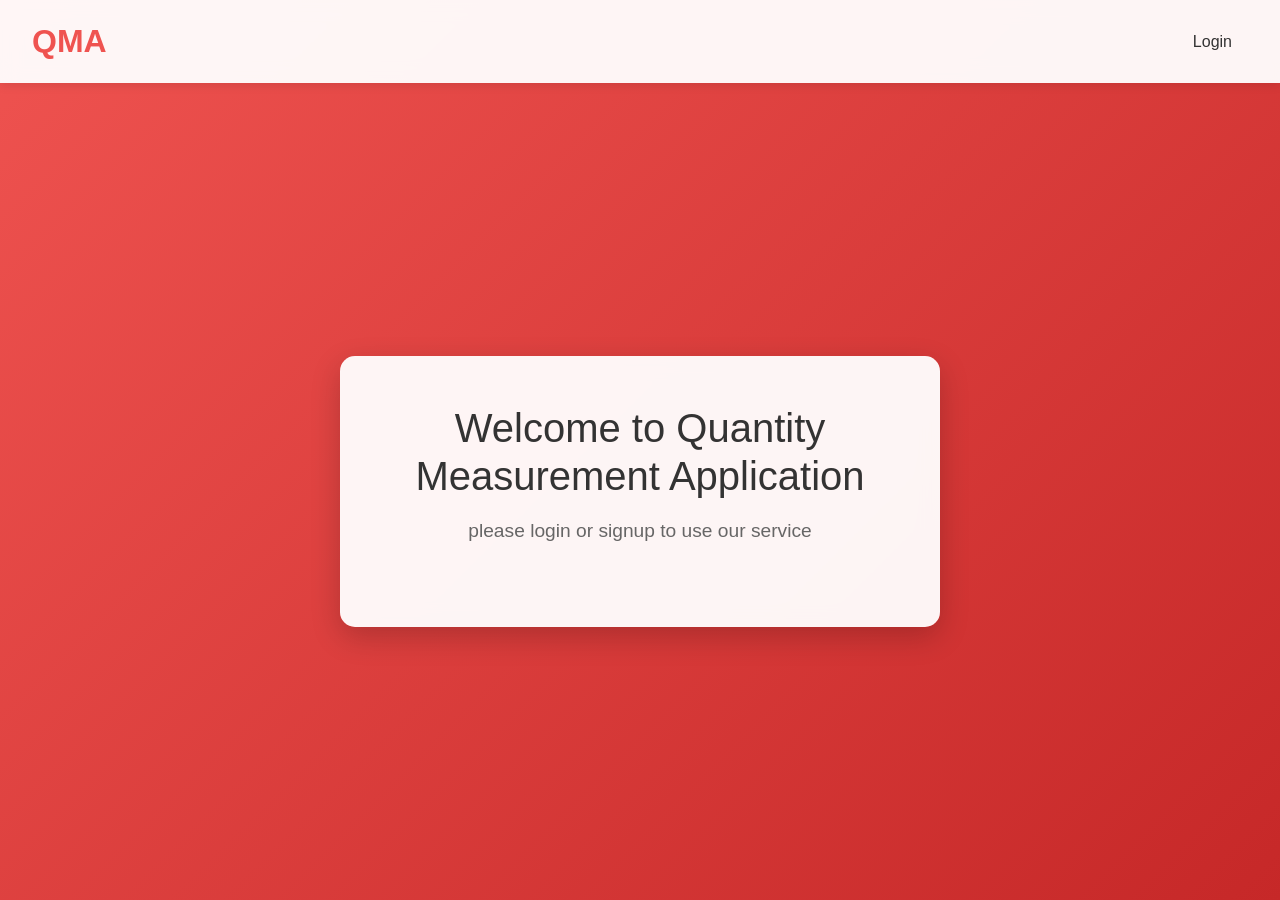
<file: html/index.html>
<!DOCTYPE html>
<html lang="en">
<head>
    <meta charset="UTF-8">
    <meta name="viewport" content="width=device-width, initial-scale=1.0">
    <title>Quantity Measurement App</title>
    <link rel="stylesheet" href="../css/index.css">
</head>
<body>
    <header class="site-header">
        <div class="logo">
            <h1>QMA</h1>
        </div>

        <nav class="main-nav">
            <ul>
                <li><a href="./auth.html">Login</a></li>
            </ul>
        </nav>
    </header>

    <main>
        <div class="main-msg">
            <h1>Welcome to Quantity Measurement Application</h1>
            <h3>please login or signup to use our service</h3>
        </div>
    </main>
</body>
</html>
</file>
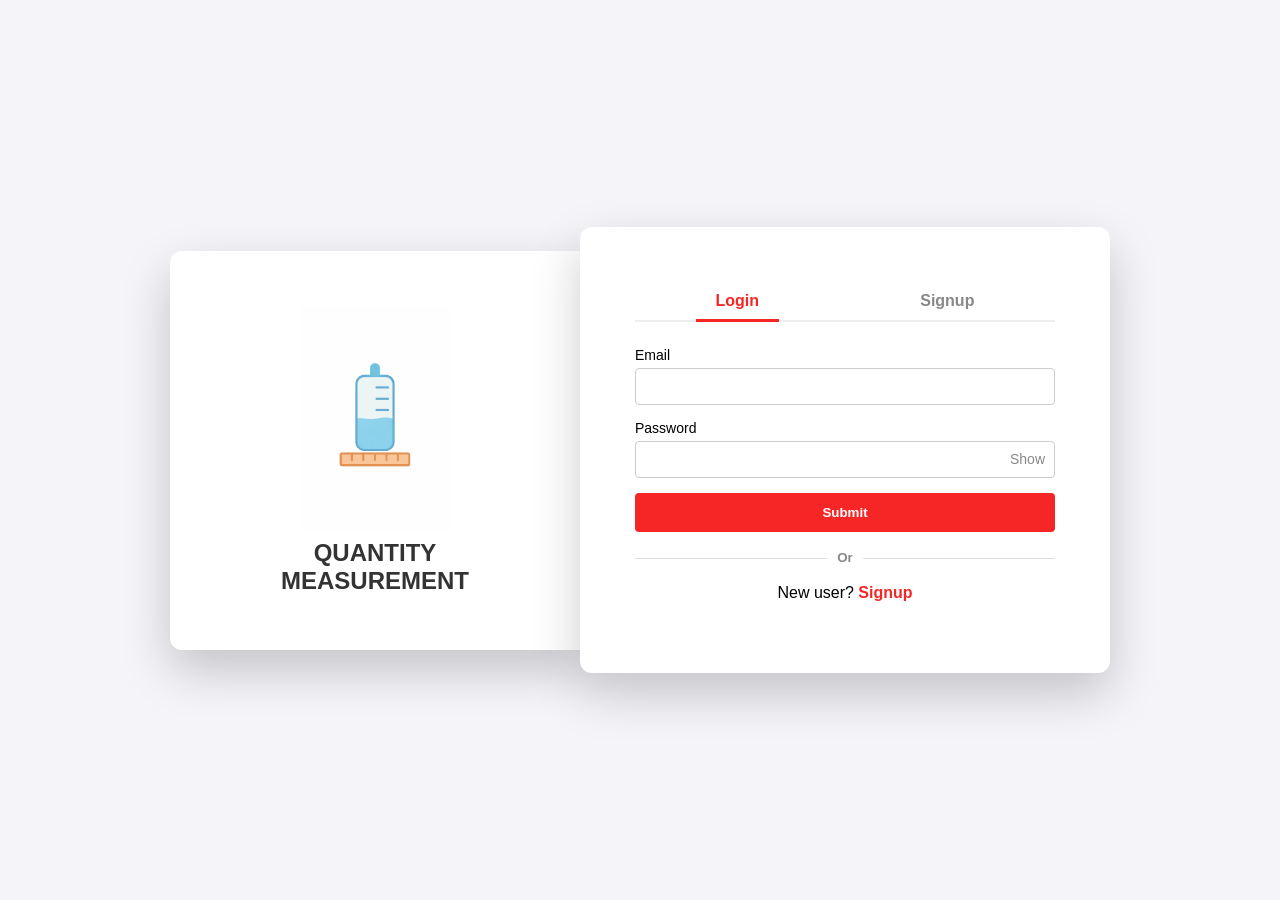
<file: html/Auth.html>
<!DOCTYPE html>
<html lang="en">
<head>
    <meta charset="UTF-8">
    <meta name="viewport" content="width=device-width, initial-scale=1.0">
    <title>Authentication</title>
    <link rel="stylesheet" href="../css/auth.css">
</head>
<body>
    <div class="auth-container">
        <div class="auth-box auth-image">
            <img src="../assets/images/qmicon.png" alt="Quantity Measurement Icon">
            <h2>QUANTITY MEASUREMENT</h2>
        </div>
        <div class="auth-box from-container">
            <div class="choose-option">
                <button id="login-tab" class="active" onclick="showLoginForm()">Login</button>
                <button id="signup-tab" onclick="showSignupForm()">Signup</button>
            </div>

            <div id="login-box" class="login-box">
                <form id="formLogin">
                    <div class="f-group">
                        <label>Email</label>
                        <input type="email" required>
                    </div>
                    <div class="f-group">
                        <label>Password</label>
                        <div class="password-container">
                            <input type="password" id="login-password" required>
                            <button type="button" class="toggle-password" data-target="login-password">Show</button>
                        </div>
                    </div>
                    <button type="submit" class="submit-btn">Submit</button>
                    <h5 id="text-mid"><span>Or</span></h5>
                    <p style="text-align:center">New user? <span id="btn-choice" onclick="showSignupForm()">Signup</span></p>
                </form>
            </div>

            <div id="signup-box" class="signup-box" style="display: none;">
                <form id="formSignup">
                    <div class="f-group">
                        <label>Username</label>
                        <input type="text" id="username" required>
                    </div>
                    <div class="f-group">
                        <label>Email</label>
                        <input type="email" id="email" required>
                    </div>
                    <div class="f-group">
                        <label>Password</label>
                        <div class="password-container">
                            <input type="password" id="password" required>
                            <button type="button" class="toggle-password" data-target="password">Show</button>
                        </div>
                    </div>

                    <div class="f-group">
                        <label>Confirm Password</label>
                        <div class="password-container">
                            <input type="password" id="confirmPassword" required>
                            <button type="button" class="toggle-password" data-target="confirmPassword">Show</button>
                        </div>
                    </div>
                    <button type="submit" class="submit-btn">Create Account</button>
                    <h5 id="text-mid"><span>Or</span></h5>
                    <p style="text-align:center">Already have an account? <span id="btn-choice" onclick="showLoginForm()">Login</span></p>
                </form>
            </div>
        </div>
    </div>

    <script src="../js/auth.js"></script>
</body>
</html>
</file>
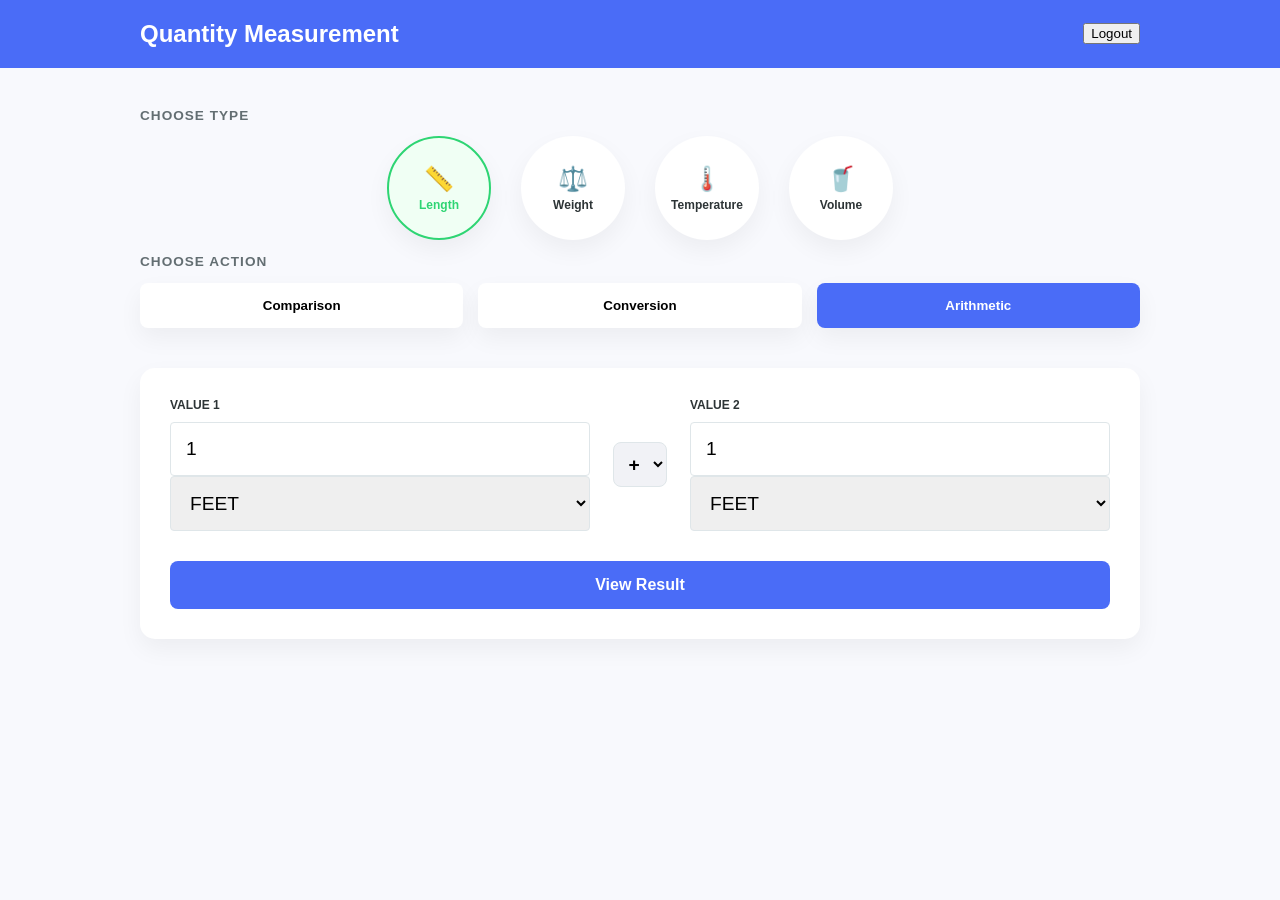
<file: html/dashboard.html>
<!DOCTYPE html>
<html lang="en">
<head>
    <meta charset="UTF-8">
    <title>Dashboard</title>
    <link rel="stylesheet" href="../css/dashboard.css">
</head>
<body>

<header class="header">
    <div class="header-content">
        <h2>Quantity Measurement</h2>
        <button class="logout-btn" onclick="logout()">Logout</button>
    </div>
</header>

<div class="main-wrapper">
    <div class="container">
        <section class="section">
            <h3 class="section-title">CHOOSE TYPE</h3>
            <div class="type-grid">
                <div class="type-card active" onclick="setType('LengthUnit', this)">
                    <div class="icon-box length-icon">📏</div>
                    <span>Length</span>
                </div>
                <div class="type-card" onclick="setType('WeightUnit', this)">
                    <div class="icon-box weight-icon">⚖️</div>
                    <span>Weight</span>
                </div>
                <div class="type-card" onclick="setType('TemperatureUnit', this)">
                    <div class="icon-box temp-icon">🌡️</div>
                    <span>Temperature</span>
                </div>
                <div class="type-card" onclick="setType('VolumeUnit', this)">
                    <div class="icon-box volume-icon">🥤</div>
                    <span>Volume</span>
                </div>
            </div>
        </section>

        <section class="section">
            <h3 class="section-title">CHOOSE ACTION</h3>
            <div class="action-grid">
                <button class="action-btn" onclick="setAction('compare', this)">Comparison</button>
                <button class="action-btn" onclick="setAction('convert', this)">Conversion</button>
                <button class="action-btn active" onclick="setAction('arithmetic', this)">Arithmetic</button>            </div>
        </section>

        <div class="calculator-card">
            <div class="input-group">
                <div class="input-field">
                    <label>VALUE 1</label>
                    <input type="number" id="value1" value="1">
                    <select id="unit1"></select>
                </div>

                <div class="operator-container">
                    <select id="operator-select" class="operator-dropdown" onchange="updateSelectedAction()">
                        <option value="add">+</option>
                        <option value="subtract">-</option>
                        <option value="divide">/</option>
                    </select>
                    <div id="operator-static" class="operator-box" style="display:none;">→</div>
                </div>

                <div class="input-field">
                    <label>VALUE 2</label>
                    <input type="number" id="value2" value="1">
                    <select id="unit2"></select>
                </div>
            </div>

            <button class="calculate-btn" onclick="calculate()">View Result</button>

            <div id="result-box" class="result-display" style="display:none;">
                <label>RESULT</label>
                <div class="result-row">
                    <h2 id="result-text">0.00</h2>
                    <span id="result-unit-label">Unit</span>
                </div>
            </div>
        </div>
    </div>
</div>

<script src="../js/dashboard.js"></script>
</body>
</html>
</file>
<file: css/index.css>
/* Professional CSS for Index Page */

/* Reset and base styles */
* {
    margin: 0;
    padding: 0;
    box-sizing: border-box;
}

body {
    font-family: 'Segoe UI', Tahoma, Geneva, Verdana, sans-serif;
    line-height: 1.6;
    color: #333;
    background: linear-gradient(135deg, #ef5350 0%, #c62828 100%);
    min-height: 100vh;
    display: flex;
    flex-direction: column;
}

/* Header styles */
.site-header {
    background-color: rgba(255, 255, 255, 0.95);
    backdrop-filter: blur(10px);
    color: #333;
    padding: 1rem 2rem;
    display: flex;
    justify-content: space-between;
    align-items: center;
    box-shadow: 0 2px 10px rgba(0, 0, 0, 0.1);
    position: sticky;
    top: 0;
    z-index: 100;
}

.logo h1 {
    font-size: 2rem;
    font-weight: 700;
    color: #ef5350;
    margin: 0;
}

.main-nav ul {
    list-style-type: none;
    display: flex;
    gap: 2rem;
}

.main-nav ul li a {
    color: #333;
    text-decoration: none;
    font-weight: 500;
    padding: 0.5rem 1rem;
    border-radius: 5px;
    transition: all 0.3s ease;
}

.main-nav ul li a:hover {
    background-color: #ef5350;
    color: white;
    transform: translateY(-2px);
}

/* Main content styles */
main {
    flex: 1;
    display: flex;
    align-items: center;
    justify-content: center;
    padding: 2rem;
}

.main-msg {
    text-align: center;
    background-color: rgba(255, 255, 255, 0.95);
    backdrop-filter: blur(10px);
    padding: 3rem;
    border-radius: 15px;
    box-shadow: 0 10px 30px rgba(0, 0, 0, 0.2);
    max-width: 600px;
    width: 100%;
}

.main-msg h1 {
    font-size: 2.5rem;
    font-weight: 300;
    color: #333;
    margin-bottom: 1rem;
    line-height: 1.2;
}

.main-msg h3 {
    font-size: 1.2rem;
    font-weight: 400;
    color: #666;
    margin-bottom: 2rem;
}

/* Responsive design */
@media (max-width: 768px) {
    .site-header {
        flex-direction: column;
        gap: 1rem;
        padding: 1rem;
    }

    .main-nav ul {
        gap: 1rem;
    }

    .main-msg {
        padding: 2rem;
        margin: 1rem;
    }

    .main-msg h1 {
        font-size: 2rem;
    }
}

@media (max-width: 480px) {
    .site-header {
        padding: 0.5rem 1rem;
    }

    .logo h1 {
        font-size: 1.5rem;
    }

    .main-nav ul {
        flex-direction: column;
        gap: 0.5rem;
        align-items: center;
    }

    .main-msg {
        padding: 1.5rem;
        margin: 0.5rem;
    }

    .main-msg h1 {
        font-size: 1.8rem;
    }

    .main-msg h3 {
        font-size: 1rem;
    }
}


/* Professional CSS for Index Page */

/* Reset and base styles */
* {
    margin: 0;
    padding: 0;
    box-sizing: border-box;
}

body {
    font-family: 'Segoe UI', Tahoma, Geneva, Verdana, sans-serif;
    line-height: 1.6;
    color: #333;
    background: linear-gradient(135deg, #ef5350 0%, #c62828 100%);
    min-height: 100vh;
    display: flex;
    flex-direction: column;
}

/* Header styles */
.site-header {
    background-color: rgba(255, 255, 255, 0.95);
    backdrop-filter: blur(10px);
    color: #333;
    padding: 1rem 2rem;
    display: flex;
    justify-content: space-between;
    align-items: center;
    box-shadow: 0 2px 10px rgba(0, 0, 0, 0.1);
    position: sticky;
    top: 0;
    z-index: 100;
}

.logo h1 {
    font-size: 2rem;
    font-weight: 700;
    color: #ef5350;
    margin: 0;
}

.main-nav ul {
    list-style-type: none;
    display: flex;
    gap: 2rem;
}

.main-nav ul li a {
    color: #333;
    text-decoration: none;
    font-weight: 500;
    padding: 0.5rem 1rem;
    border-radius: 5px;
    transition: all 0.3s ease;
}

.main-nav ul li a:hover {
    background-color: #ef5350;
    color: white;
    transform: translateY(-2px);
}

/* Main content styles */
main {
    flex: 1;
    display: flex;
    align-items: center;
    justify-content: center;
    padding: 2rem;
}

.main-msg {
    text-align: center;
    background-color: rgba(255, 255, 255, 0.95);
    backdrop-filter: blur(10px);
    padding: 3rem;
    border-radius: 15px;
    box-shadow: 0 10px 30px rgba(0, 0, 0, 0.2);
    max-width: 600px;
    width: 100%;
}

.main-msg h1 {
    font-size: 2.5rem;
    font-weight: 300;
    color: #333;
    margin-bottom: 1rem;
    line-height: 1.2;
}

.main-msg h3 {
    font-size: 1.2rem;
    font-weight: 400;
    color: #666;
    margin-bottom: 2rem;
}

/* Responsive design */
@media (max-width: 768px) {
    .site-header {
        flex-direction: column;
        gap: 1rem;
        padding: 1rem;
    }

    .main-nav ul {
        gap: 1rem;
    }

    .main-msg {
        padding: 2rem;
        margin: 1rem;
    }

    .main-msg h1 {
        font-size: 2rem;
    }
}

@media (max-width: 480px) {
    .site-header {
        padding: 0.5rem 1rem;
    }

    .logo h1 {
        font-size: 1.5rem;
    }

    .main-nav ul {
        flex-direction: column;
        gap: 0.5rem;
        align-items: center;
    }

    .main-msg {
        padding: 1.5rem;
        margin: 0.5rem;
    }

    .main-msg h1 {
        font-size: 1.8rem;
    }

    .main-msg h3 {
        font-size: 1rem;
    }
}
</file>
<file: css/auth.css>
body {
    background-color: #f4f4f9;
    display: flex;
    font-family: Arial, sans-serif;
    justify-content: center;
    align-items: center;
    height: 100vh;
    margin: 0;
}

.from-container {
    background-color: white;
    padding: 25px;
    border-radius: 12px;
    width: 420px;
    box-shadow: rgba(0, 0, 0, 0.2) 0px 20px 50px;
}

/* this is tabs UI */
.choose-option {
    display: flex;
    justify-content: space-around;
    margin-bottom: 25px;
    border-bottom: 2px solid #eee;
}

.choose-option button {
    background: none;
    border: none;
    padding: 10px 20px;
    font-size: 16px;
    font-weight: bold;
    cursor: pointer;
    color: #888;
    transition: 0.3s;
    position: relative;
}

/* The will highlight effect */
.choose-option button.active {
    color: rgb(247, 38, 38);
}

.choose-option button.active::after {
    content: '';
    position: absolute;
    bottom: -2px;
    left: 0;
    width: 100%;
    height: 3px;
    background-color: rgb(247, 38, 38);
}

.f-group { 
    margin-bottom: 15px; 
}
label { 
    display: block; 
    margin-bottom: 5px; 
    font-size: 14px; 
}
input { 
    width: 100%; 
    padding: 10px 50px 10px 10px; 
    border: 1px solid #ccc; 
    border-radius: 4px; 
    box-sizing: border-box; 
}

.password-container {
    position: relative;
}

.toggle-password {
    position: absolute;
    right: 10px;
    top: 50%;
    transform: translateY(-50%);
    background: none;
    border: none;
    color: #888;
    cursor: pointer;
    font-size: 14px;
    padding: 0;
}

.submit-btn {
    width: 100%;
    padding: 12px;
    background-color: rgb(247, 38, 38);
    border: none;
    color: white;
    border-radius: 4px;
    font-weight: bold;
    cursor: pointer;
    transition: 0.3s;
}

.submit-btn:hover {
    background-color: rgb(200, 25, 25);
    box-shadow: 0 4px 15px rgba(247, 38, 38, 0.4);
}

#text-mid {
    width: 100%;
    text-align: center;
    border-bottom: 1px solid #ddd;
    line-height: 0.1em;
    margin: 25px 0;
}

#text-mid span { 
    background: #fff;
    padding: 0 10px;
    color: #888;
}
#btn-choice {
    cursor: pointer; 
    color: rgb(247, 38, 38); 
    font-weight: bold; 
}
#btn-choice:hover {
    text-decoration: underline; 
}

/* Container for the authentication page */
.auth-container {
    display: flex;
    align-items: center;
    justify-content: center;
    gap: 0; /* Removed gap between the boxes */
    padding: 2rem;
}

/* General styling for both boxes */
.auth-box {
    background-color: white;
    padding: 55px;
    border-radius: 12px;
    box-shadow: rgba(0, 0, 0, 0.2) 0px 20px 50px;
    display: flex;
    flex-direction: column;
    justify-content: center;
}

/* Styling for the image and title */
.auth-image {
    text-align: center;
    align-items: center;
    border-radius: 12px 0 0 12px;
    max-width: 300px;
}

.auth-image img {
    width: 100%;
    max-width: 150px;
    height: auto;
    margin-bottom: 0.5rem; /* Reduced gap between image and text */
}

.auth-image h2 {
    font-size: 1.5rem;
    color: #333;
    font-weight: bold;
    text-align: center;
    margin: 0; /* Removed extra margin */
}

/* Responsive Design */
@media (max-width: 768px) {
    body {
        padding: 10px;
    }

    .from-container {
        width: 95%;
        max-width: 400px;
        padding: 20px;
    }

    .choose-option {
        margin-bottom: 20px;
    }

    .choose-option button {
        padding: 8px 15px;
        font-size: 14px;
    }

    .f-group {
        margin-bottom: 12px;
    }

    label {
        font-size: 13px;
    }

    input {
        padding: 8px 40px 8px 8px;
    }

    .toggle-password {
        right: 8px;
        font-size: 12px;
    }

    .submit-btn {
        padding: 10px;
    }

    .auth-container {
        padding: 1rem;
        flex-direction: column;
    }

    .auth-box {
        padding: 30px 20px;
    }

    .auth-image {
        max-width: 100%;
        border-radius: 12px 12px 0 0;
    }

    .auth-image img {
        max-width: 120px;
    }

    .auth-image h2 {
        font-size: 1.2rem;
    }
}
</file>
<file: css/dashboard.css>
:root {
    --primary: #4a6cf7;
    --bg: #f8f9fd;
    --card-bg: #ffffff;
    --text-main: #2d3436;
    --text-muted: #636e72;
    --shadow: 0 10px 25px rgba(0,0,0,0.05);
}

body {
    font-family: 'Segoe UI', Roboto, sans-serif;
    background: var(--bg);
    margin: 0;
    color: var(--text-main);
}

.header {
    background: var(--primary);
    /* padding: 1rem 2rem; */
    color: white;
}

.header-content {
    max-width: 1000px;
    margin: 0 auto;
    display: flex;
    justify-content: space-between;
    align-items: center;
}

.main-wrapper {
    max-width: 1000px;
    margin: 40px auto;
    /* padding: 0 20px; */
}

.section-title {
    font-size: 0.85rem;
    letter-spacing: 1px;
    color: var(--text-muted);
    /* margin-bottom: 20px; */
}

/* Type Grid */
/* Type Grid - Centers the items */
.type-grid {
    display: flex;
    justify-content: center; /* Centers the circles */
    flex-wrap: wrap;
    gap: 30px;
    /* margin-bottom: 40px; */
}

.type-card {
    background: var(--card-bg);
    /* Fixed dimensions for a perfect small circle */
    width: 100px;
    height: 100px;
    border-radius: 50%;
    
    /* Centering content */
    display: flex;
    flex-direction: column;
    align-items: center;
    justify-content: center;
    
    cursor: pointer;
    transition: all 0.3s ease;
    box-shadow: var(--shadow);
    border: 2px solid transparent;
}

.type-card span {
    font-size: 0.75rem;
    font-weight: 600;
    margin-top: 5px;
}

.icon-box {
    font-size: 1.5rem; /* Makes the emoji/icon a good size */
    margin: 0; /* Remove the bottom margin from before */
    width: auto;
    height: auto;
}

.type-card:hover {
    transform: translateY(-5px);
    box-shadow: 0 10px 20px rgba(74, 108, 247, 0.15);
}

.type-card.active {
    border-color: #2ed573;
    background: #f0fff4;
    color: #2ed573;
}
/* Action Buttons */
.action-grid {
    display: flex;
    gap: 15px;
    margin-bottom: 40px;
}

.action-btn {
    flex: 1;
    padding: 15px;
    border: none;
    background: white;
    border-radius: 8px;
    font-weight: 600;
    cursor: pointer;
    box-shadow: var(--shadow);
    transition: 0.3s;
}

.action-btn.active {
    background: var(--primary);
    color: white;
}

/* Calculator Card */
.calculator-card {
    background: white;
    padding: 30px;
    border-radius: 15px;
    box-shadow: var(--shadow);
}

.input-group {
    display: flex;
    align-items: center;
    justify-content: space-between;
    gap: 20px;
}

.input-field {
    flex: 1;
    display: flex;
    flex-direction: column;
}

.input-field label {
    font-size: 0.75rem;
    font-weight: bold;
    margin-bottom: 10px;
}

.input-field input, .input-field select {
    padding: 15px;
    border: 1px solid #dfe6e9;
    border-radius: 4px;
    font-size: 1.2rem;
    outline: none;
}

.operator-box {
    background: #f1f2f6;
    /* padding: 15px; */
    border-radius: 4px;
    font-weight: bold;
}

.calculate-btn {
    width: 100%;
    margin-top: 30px;
    padding: 15px;
    background: var(--primary);
    color: white;
    border: none;
    border-radius: 8px;
    font-size: 1rem;
    font-weight: bold;
    cursor: pointer;
}

.result-display {
    margin-top: 30px;
    padding: 20px;
    border-left: 4px solid #2ed573;
    background: #fafffb;
}

.result-row {
    display: flex;
    align-items: baseline;
    gap: 10px;
}

.result-row h2 {
    margin: 0;
    font-size: 2.5rem;
    color: var(--primary);
}

.operator-container {
    display: flex;
    align-items: center;
    justify-content: center;
    min-width: 60px;
}

.operator-dropdown {
    padding: 10px;
    border: 1px solid #dfe6e9;
    border-radius: 8px;
    background: #f1f2f6;
    font-weight: bold;
    font-size: 1.2rem;
    cursor: pointer;
    text-align: center;
}

.operator-box {
    background: #f1f2f6;
    height: 45px;
    width: 60px;
    display: flex;
    align-items: center;
    justify-content: center;
    border-radius: 8px;
    font-weight: bold;
    color: var(--primary);
}

/* Ensure result looks clean */
#result-unit-label {
    font-weight: 600;
    color: var(--text-muted);
    text-transform: lowercase;
}

/* Responsive Design */
@media (max-width: 768px) {
    .header {
        padding: 0.5rem 1rem;
    }

    .header-content {
        flex-direction: column;
        gap: 1rem;
        text-align: center;
    }

    .main-wrapper {
        margin: 20px auto;
        padding: 0 15px;
    }

    .section-title {
        font-size: 0.8rem;
    }

    .type-grid {
        gap: 15px;
        justify-content: space-around;
    }

    .type-card {
        width: 80px;
        height: 80px;
    }

    .type-card span {
        font-size: 0.65rem;
    }

    .icon-box {
        font-size: 1.2rem;
    }

    .action-grid {
        flex-direction: column;
        gap: 10px;
        margin-bottom: 30px;
    }

    .action-btn {
        padding: 12px;
    }

    .calculator-card {
        padding: 20px;
    }

    .input-group {
        flex-direction: column;
        gap: 15px;
    }

    .input-field input, .input-field select {
        padding: 12px;
        font-size: 1rem;
    }

    .operator-container {
        min-width: auto;
    }

    .operator-dropdown {
        padding: 8px;
        font-size: 1rem;
    }

    .operator-box {
        width: 100%;
        height: 40px;
    }

    .calculate-btn {
        margin-top: 20px;
        padding: 12px;
        font-size: 0.9rem;
    }

    .result-display {
        margin-top: 20px;
        padding: 15px;
    }

    .result-row {
        flex-direction: column;
        align-items: flex-start;
        gap: 5px;
    }

    .result-row h2 {
        font-size: 2rem;
    }
}
</file>
